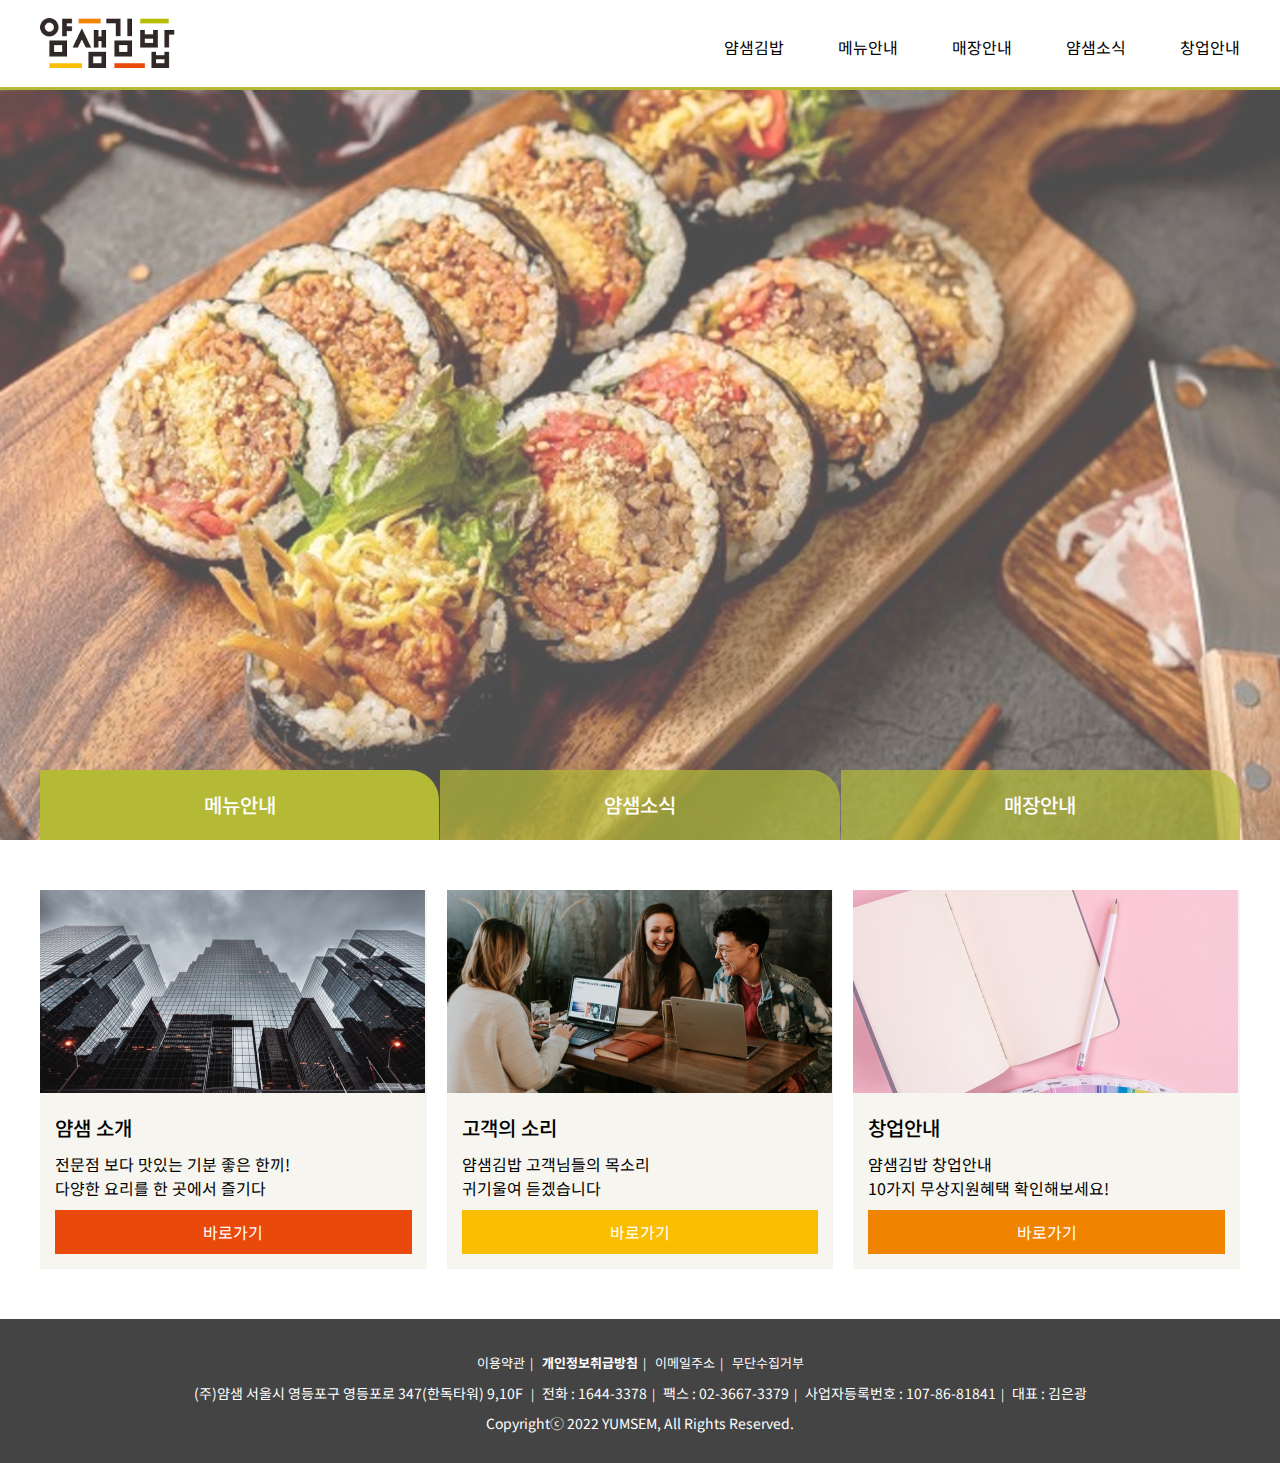
<file: index.html>
<!DOCTYPE html>
<html lang="en">
<head>
  <meta charset="UTF-8">
  <meta http-equiv="X-UA-Compatible" content="IE=edge">
  <meta name="viewport" content="width=device-width, initial-scale=1.0">
  <title>얌샘김밥</title>
  
  <link href="https://fonts.googleapis.com/css2?family=Noto+Sans+KR:wght@400;500;700&display=swap" rel="stylesheet">
  <link rel="stylesheet" href="./css/style.css">
  <script src="https://ajax.googleapis.com/ajax/libs/jquery/3.5.1/jquery.min.js"></script>
  <script src="./js/main.js"></script>
</head>
<body>
  <header>
    <div class="container">
      <h1>
        <a href="./">
          <img src="./images/logo.png" alt="얌샘김밥">
        </a>
      </h1>
      <nav id="gnb">
        <ul>
          <li><a href="#">얌샘김밥</a></li>
          <li><a href="#">메뉴안내</a></li>
          <li><a href="#">매장안내</a></li>
          <li><a href="sub2-1.html">얌샘소식</a></li>
          <li><a href="#">창업안내</a></li>
        </ul>
      </nav>
    </div><!-- container -->
  </header>

  <section id="main-banner">
    <div class="container slider">
      <img class="on" src="./images/main-banner1.jpg" alt="1">
      <img src="./images/main-banner2.jpg" alt="2">
      <img src="./images/main-banner3.jpg" alt="3">
      <div class="tab-group">
        <a class="on" href="#" onclick="changeVisual(1);">메뉴안내</a>
        <a href="#" onclick="changeVisual(2);">얌샘소식</a>
        <a href="#" onclick="changeVisual(3);">매장안내</a>
      </div>      
    </div><!-- container -->
  </section>

  <section id="main">
    <div class="col news">
      <img src="./images/news1.jpg" alt="news">
      <div class="text">
        <h3>얌샘 소개</h3>
        <p>전문점 보다 맛있는 기분 좋은 한끼! <br>
          다양한 요리를 한 곳에서 즐기다</p>
        <a href="#" class="link">바로가기</a>
      </div>
    </div><!-- col -->
    <div class="col community">
      <img src="./images/news2.jpg" alt="news">
      <div class="text">
        <h3>고객의 소리</h3>
        <p>얌샘김밥 고객님들의 목소리<br>
          귀기울여 듣겠습니다</p>
        <a href="#" class="link">바로가기</a>
      </div>
    </div><!-- col -->
    <div class="col volunteer">
      <img src="./images/news3.jpg" alt="news">
      <div class="text">
        <h3>창업안내</h3>
        <p>얌샘김밥 창업안내<br>
          10가지 무상지원혜택 확인해보세요!</p>
        <a href="#" class="link">바로가기</a>
      </div>
    </div><!-- col -->
  </section>

  <footer>
    <div class="container"> 
      <nav class="footer-nav">
        <a href="#">이용약관</a><span>|</span>
        <a href="#"><strong>개인정보취급방침</strong></a><span>|</span>
        <a href="#">이메일주소</a><span>|</span>
        <a href="#">무단수집거부</a>
      </nav>
      <p class="address">
        (주)얌샘 서울시 영등포구 영등포로 347(한독타워) 9,10F <span>|</span>
        전화 : 1644-3378<span>|</span>
        팩스 : 02-3667-3379<span>|</span>
        사업자등록번호 : 107-86-81841<span>|</span>
        대표 : 김은광
      </p>
      <p class="copy">Copyrightⓒ 2022 YUMSEM, All Rights Reserved.</p>
    </div>
  </footer>
</body>
</html>
</file>
<file: css/style.css>
:root {
  --main-color: #B4BA36;
  --secondary1: #FABE00;
  --secondary2: #F08300;
  --secondary3: #E9490A;
  --bg-light: #F6F5EF;
}

* {
  margin: 0;
  padding: 0;
  box-sizing: border-box;
}

ul {
  list-style-type: none;
}

a {
  text-decoration: none;
  color: #000;
}

body {
  font-family: 'Noto Sans KR', sans-serif;
}

header {
  width: 100%;
  height: 90px;
  position: relative;
  border-bottom: 3px solid var(--main-color);
}

header .container {
  width: 1200px;
  margin: 0 auto;
  position: relative;
}

header h1 {
  padding-top: 18px;
}

#gnb {
  position: absolute;
  right: 0;
  top: 35px;
}

#gnb > ul > li {
  display: inline-block;
  margin-left: 50px;
}

/* 메뉴 hover */
#gnb > ul > li > a:hover {
  color: var(--main-color);
}

#main-banner {
  background: #ccc;
  width: 100%;
  height: 750px;
  overflow: hidden;
  position: relative;
}

#main-banner .container {
  position: absolute;
  /* 배너 이미지 크기 */
  width: 1600px;
  height: 750px;
  /* outline: 2px solid green; */
  top: 0;
  /* 배너 중앙 배치 = 배너 너비 1/2 땡김 */
  left: calc(50% - 800px);
}

#main-banner img {
  width: 100%;
  display: block;
  position: absolute;
  opacity: 0;
  transition: all 1s;
}

#main-banner img.on {
  opacity: 1;
}

.tab-group {
  position: absolute;
  /* background: #ccc; */
  width: 100%;
  bottom: 0;
  /* 중앙배치: 50% - 너비(1/2) */
  left: calc(50% - 600px);
}


.tab-group > a {
  display: block;
  width: 399.33px;
  height: 70px;
  /* background: var(--main-color); */
  background: rgba(180, 186, 54, 0.7);
  float: left;
  border-radius: 0px 30px 0px 0px;
  margin-right: 1px;
  color: #fff;
  /* 글자스타일, 배치 */
  font-weight: 500;
  font-size: 20px;
  text-align: center;
  line-height: 70px;
}

.tab-group > a:last-child {
  margin-right: 0;
}

/* 현재 배너 버튼 스타일 */
.tab-group > a.on {
  background: var(--main-color);
}

#main {
  width: 1200px;
  margin: 0 auto;
  /* background: #ccc; */
  overflow: hidden;
  padding-top: 50px;
  padding-bottom: 50px;
}

#main .col {
  /* 칼럼크기 = (1200-40) / 3  */
  width: 386.66px;
  float: left;
  margin-right: 20px;
  background: var(--bg-light);
}

#main .col:last-child {
  margin-right: 0;
}

#main .col h3 {
  margin-bottom: 10px;
  font-weight: 500;
  font-size: 20px;
}

#main .col p {
  margin-bottom: 10px;
  font-size: 16px;
}

#main .text {
  padding: 15px;
}

.col .link {
  /* 버튼 만드세요 */
  display: block;
  width: 100%;
  background: #666;
  padding: 10px;
  text-align: center;
  color: #fff;
}

.news .link {
  background: var(--secondary3);
}

.community .link {
  background: var(--secondary1);
}

.volunteer .link {
  background: var(--secondary2);
}

footer {
  background: #444;
  color: #fff;
  padding-top: 30px;
  padding-bottom: 30px;
}

footer .container {
  width: 1200px;
  margin: 0 auto;
  text-align: center;
}

footer .footer-nav,
footer .address {
  margin-bottom: 10px;
}

.footer-nav a {
  color: #fff;
  font-size: 13px;
  font-weight: normal;
}

footer span {
  margin-left: 5px;
  margin-right: 5px;
  font-size: 12px;
  font-weight: 400;
}

footer .address,
footer .copy {
  font-size: 14px;
  font-weight: 400;
}
</file>
